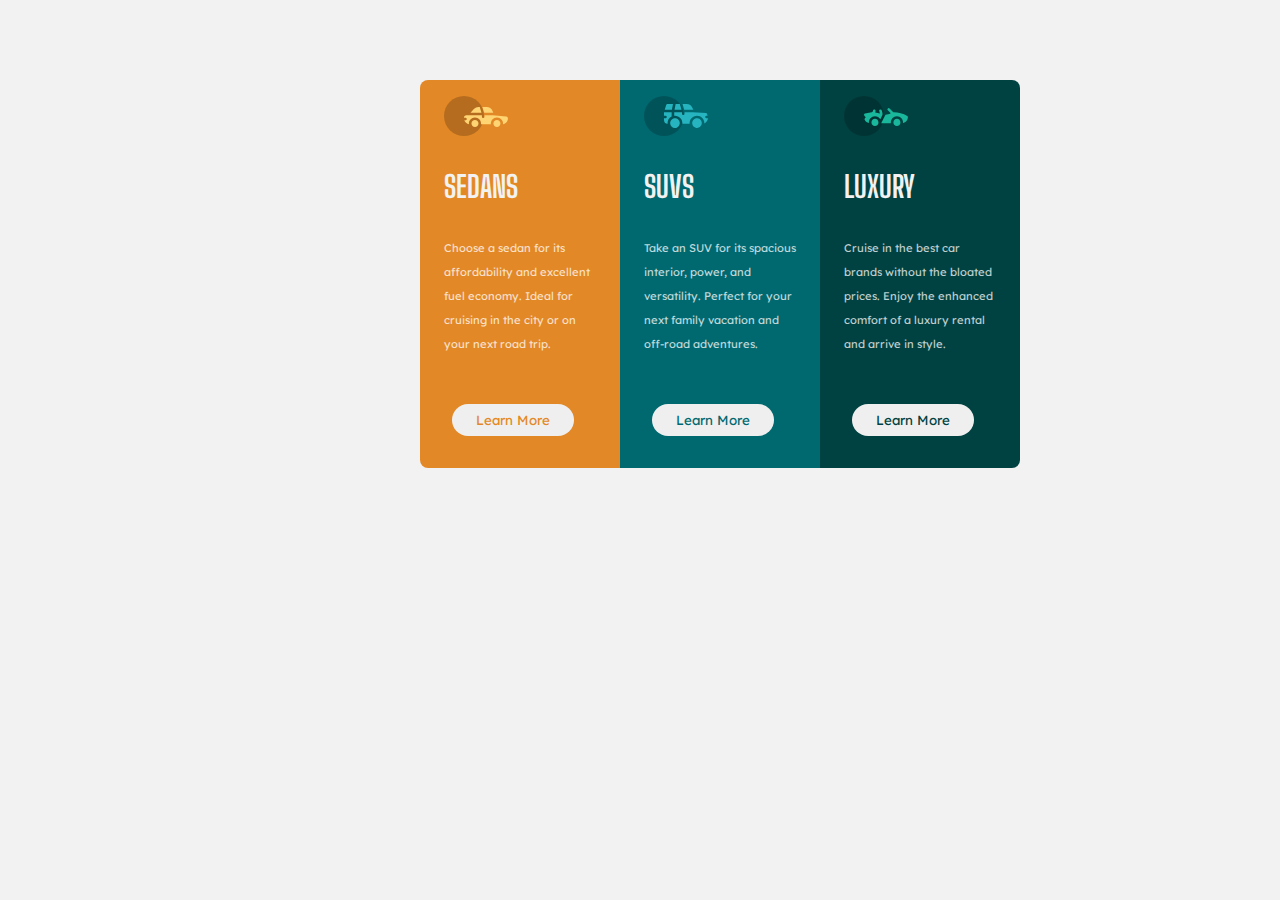
<file: 3-column-preview-card-component-main/index.html>
<html lang="en">
  <head>
    <meta charset="UTF-8">
    <meta
    name="viewport" content="width=device-width, initial-scale=1.0"> <!-- displays site properly based on user's device -->
    <link rel="icon" type="image/png" sizes="32x32" href="./images/favicon-32x32.png">
    <link rel="preconnect" href="https://fonts.gstatic.com">
    <link href="https://fonts.googleapis.com/css2?family=Big+Shoulders+Display:wght@700&family=Lexend+Deca&display=swap" rel="stylesheet">
    <link rel="stylesheet" href="styles.css">

    <title>Frontend Mentor | 3-column preview card component</title>
  </head>

  <body>
    <div class="container">

      <div class="card">
        <img src="./images/icon-sedans.svg" alt="icon-sedan">
        <h1>Sedans</h1>
        <p>Choose a sedan for its affordability and excellent fuel economy. Ideal for cruising in the city or on your next road
          trip.
        </p>
        <button>Learn More</button>
      </div>

      <div class="card">
        <img src="./images/icon-suvs.svg" alt="icon-suvs">
        <h1>SUVs</h1>
        <p>
          Take an SUV for its spacious interior, power, and versatility. Perfect for your next family vacation and off-road
          adventures.</p>
          <button>Learn More</button>
      </div>

      <div class="card">
        <img src="./images/icon-luxury.svg" alt="icon-luxury">
        <h1>Luxury</h1>
        <p>
          Cruise in the best car brands without the bloated prices. Enjoy the enhanced comfort of a luxury rental and arrive in
          style.
        </p>
        <button>Learn More</button>
      </div>

    </div>
  </body>
</html>
</file>
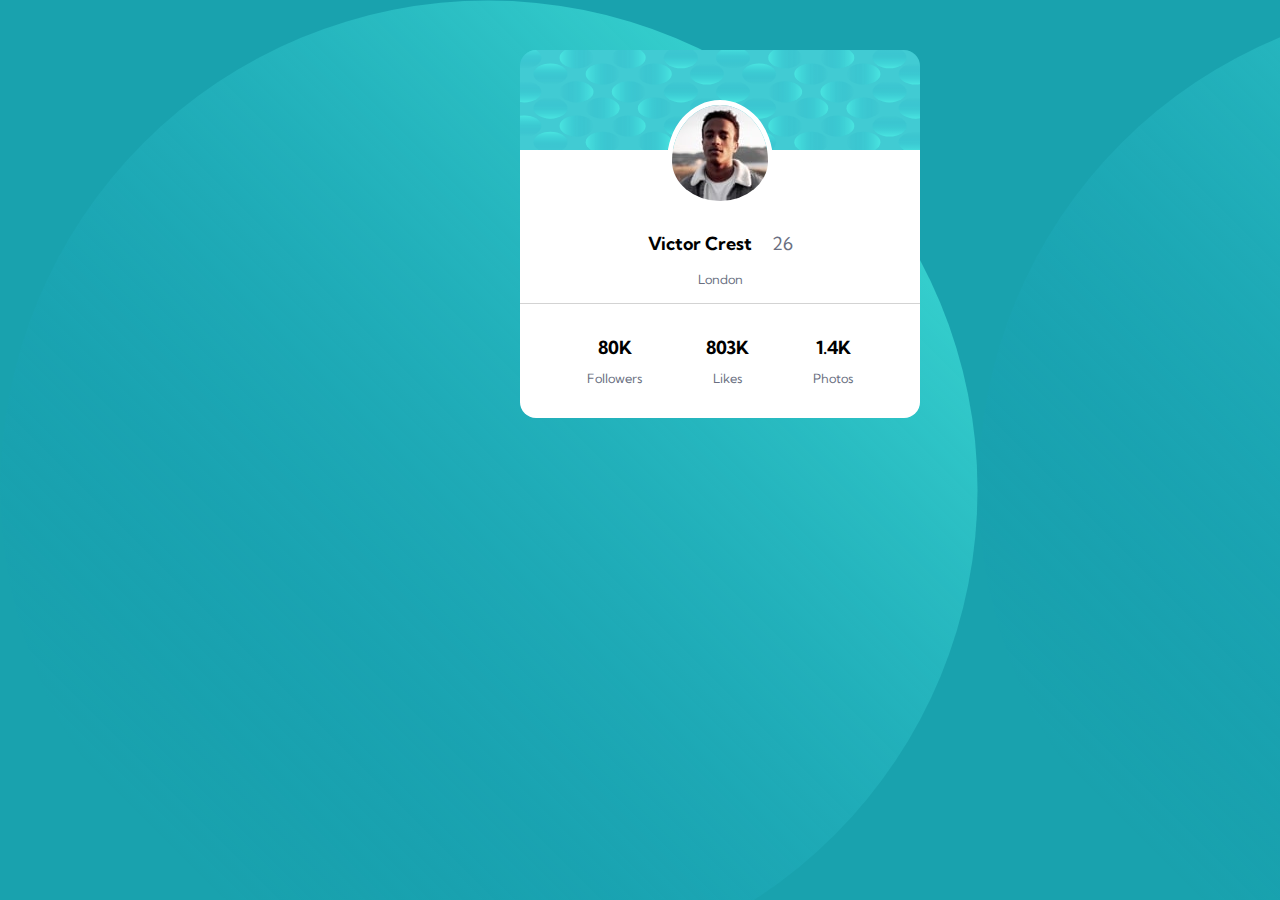
<file: profile-card-component-main/index.html>
<html lang="en">
<head>
  <meta charset="UTF-8">
  <meta name="viewport" content="width=device-width, initial-scale=1.0"> <!-- displays site properly based on user's device -->

  <link rel="icon" type="image/png" sizes="32x32" href="./images/favicon-32x32.png">
  <link rel="preconnect" href="https://fonts.gstatic.com">
  <link href="https://fonts.googleapis.com/css2?family=Kumbh+Sans:wght@400;700&display=swap" rel="stylesheet">
  <link rel="stylesheet" href="styles.css">
  <title>Frontend Mentor | Profile card component</title>

</head>
<body>

  <div class="container">

    <div class="cover">
      <img src="./images/bg-pattern-card.svg" alt="cover-card"> 
    </div>

    <div class="info">
      <div class="photo">
        <img src="./images/image-victor.jpg" alt="">
      </div>

    <div class="data">
      <span class="name"> Victor Crest</span>
      <span class="age"> 26 </span>
      <p class="city"> London </p>
    </div>
      
    </div>

    <div class="stats">
      <p> <strong>80K</strong>  <span>Followers</span> </p>
      <p> <strong>803K</strong> <span>Likes</span> </p>
      <p> <strong>1.4K</strong> <span>Photos</span> </p>

    </div>
  </div>

  

</body>
</html>
</file>
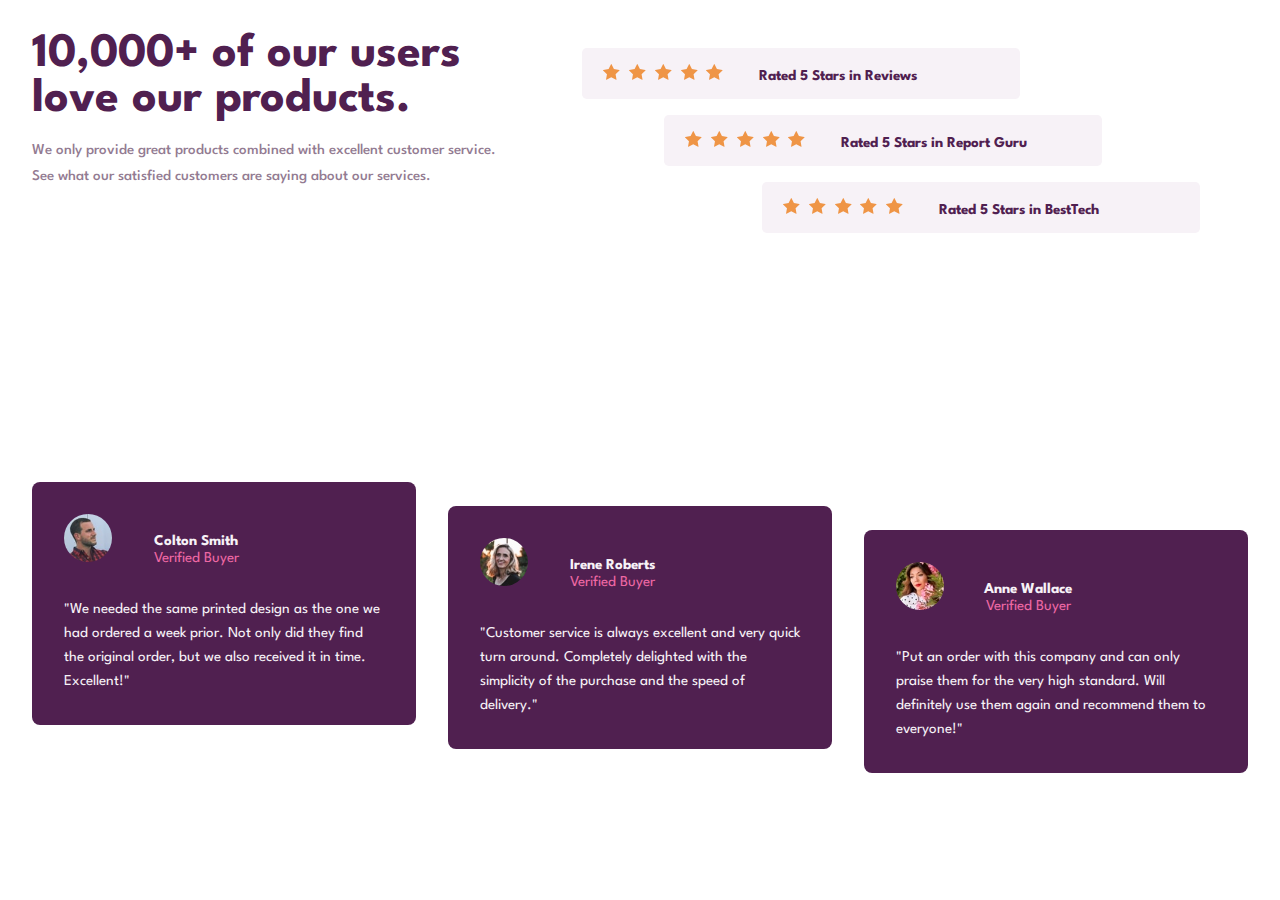
<file: social-proof-section-master/index.html>
<!DOCTYPE html>
<html lang="en">
  <head>
    <meta charset="UTF-8"/>
    <meta name="viewport" content="width=device-width, initial-scale=1.0"/>
    <link rel="stylesheet" href="./styles.css">
    <link rel="preconnect" href="https://fonts.gstatic.com">
    <link href="https://fonts.googleapis.com/css2?family=Spartan:wght@400;500;700&display=swap" rel="stylesheet">
    <link rel="icon" type="image/png" sizes="32x32" href="./images/favicon-32x32.png"/>
    <title>Frontend Mentor | Social proof section</title>
  </head>
  <body>
   
   <section class="main-info">

    <h1>10,000+ of our users love our products.</h1>

    <p>
      We only provide great products combined with excellent customer service. See what our satisfied customers are saying
      about our services.</p>
   </section>

    <div class="reviews">

        <div class="review">  
         <img src="./images/icon-star.svg" alt="icon-star">
         <img src="./images/icon-star.svg" alt="icon-star">
         <img src="./images/icon-star.svg" alt="icon-star">
         <img src="./images/icon-star.svg" alt="icon-star">
         <img src="./images/icon-star.svg" alt="icon-star">
         <h4>Rated 5 Stars in Reviews</h4>
        </div>
        <div class="review"> 
         <img src="./images/icon-star.svg" alt="icon-star">
         <img src="./images/icon-star.svg" alt="icon-star">
         <img src="./images/icon-star.svg" alt="icon-star">
         <img src="./images/icon-star.svg" alt="icon-star">
         <img src="./images/icon-star.svg" alt="icon-star">
          <h4>Rated 5 Stars in Report Guru</h4>
        </div>
        <div class="review"> 
         <img src="./images/icon-star.svg" alt="icon-star">
         <img src="./images/icon-star.svg" alt="icon-star">
         <img src="./images/icon-star.svg" alt="icon-star">
         <img src="./images/icon-star.svg" alt="icon-star">
         <img src="./images/icon-star.svg" alt="icon-star">
          <h4>Rated 5 Stars in BestTech</h4>
        </div>
    </div>
   
    <div class="cards">
     
      <div class="card">
        <img src="./images/image-colton.jpg" alt="colton-image">
        <div class="identifier">
          <p class="name_person">Colton Smith</p>
          <p class="verificated">Verified Buyer</p>
        </div>
        <p class="comment">"We needed the same printed design as the one we had ordered a week prior. Not only did they find the original order,
          but we also received it in time. Excellent!"</p>
      </div>

      <div class="card">
        <img src="./images/image-irene.jpg" alt="irene-image">
        <div class="identifier">
          <p class="name_person">Irene Roberts
          </p>
          <p class="verificated">Verified Buyer</p>
        </div>
        <p class="comment">"Customer service is always excellent and very quick turn around. Completely delighted with the simplicity of the
          purchase and the speed of delivery."</p>
      </div>

      <div class="card">
        <img src="./images/image-anne.jpg" alt="anne-image">
        <div class="identifier">
          <p class="name_person">Anne Wallace</p>
          <p class="verificated">Verified Buyer</p>
        </div>
        <p class="comment">"Put an order with this company and can only praise them for the very high standard. Will definitely use them again
          and recommend them to everyone!"</p>

      </div>
    </div>
  </body>
</html></div></body></html>
</file>
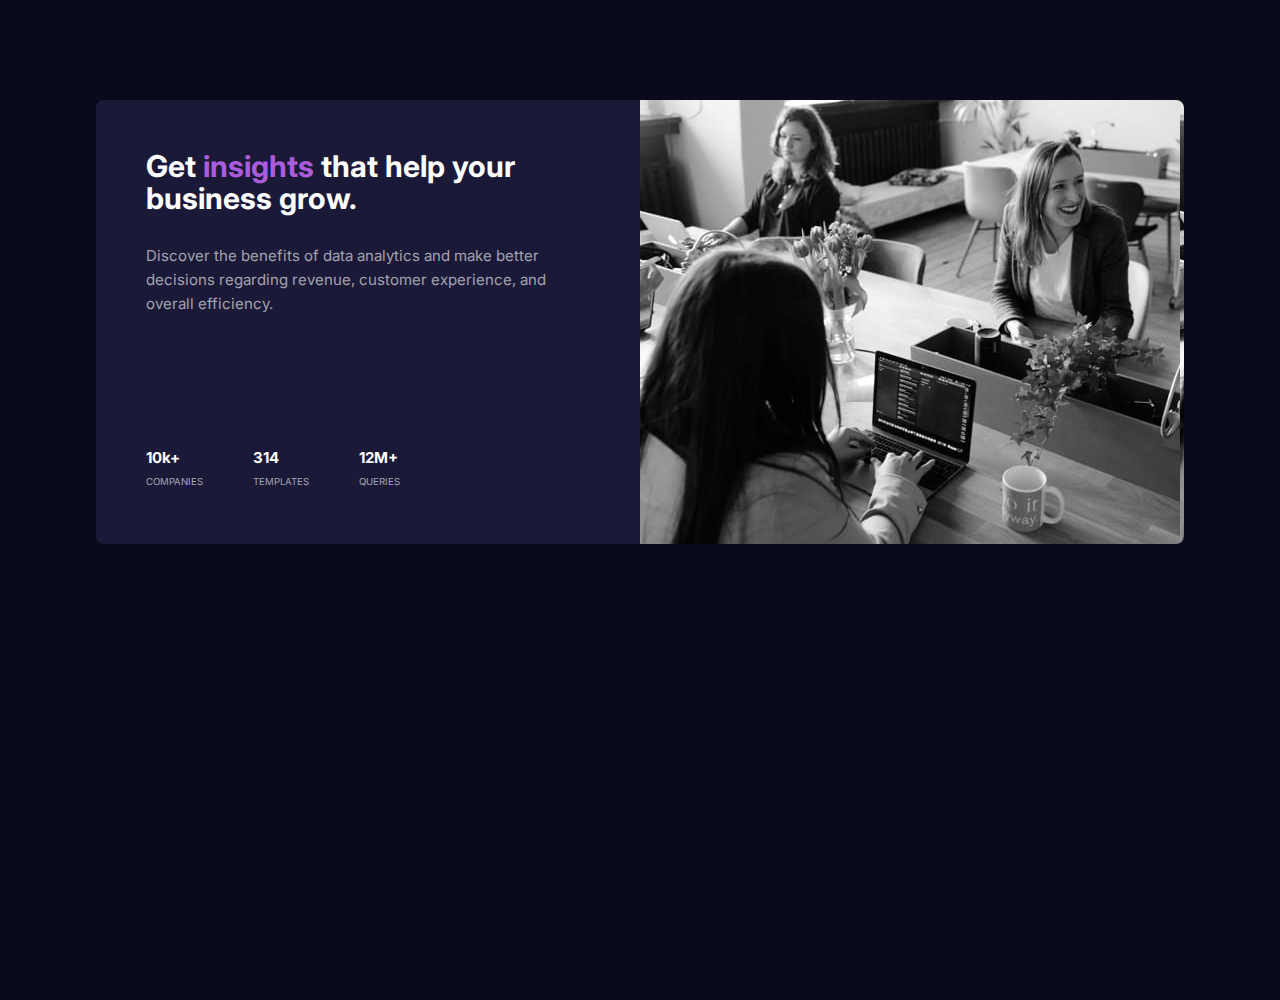
<file: stats-preview-card-component-main/index.html>
<html>
<head>
  <meta charset="UTF-8">
  <meta name="viewport" content="width=device-width, initial-scale=1.0"> <!-- displays site properly based on user's device -->
  <link rel="stylesheet" href="./styles.css">
  <link rel="icon" type="image/png" sizes="32x32" href="./images/favicon-32x32.png">
  <link rel="preconnect" href="https://fonts.gstatic.com">
  <link href="https://fonts.googleapis.com/css2?family=Inter:wght@400;700&display=swap" rel="stylesheet">
  <link rel="preconnect" href="https://fonts.gstatic.com">
  <link href="https://fonts.googleapis.com/css2?family=Lexend+Deca&display=swap" rel="stylesheet">
  <title>Frontend Mentor | Stats preview card component</title>
 
</head>
<body>

  <div class="content">
    
    <div class="info">
      <h1> Get <span class="spotlight">insights</span> that help your business grow.</h1>
      <p> Discover the benefits of data analytics and make better decisions regarding revenue, customer experience, and overall efficiency. </p>

      <div class="stats">
        <div class="stats-block">
           <p><strong class="whitecolor">10k+</strong> <span class="uppercase"> companies </span> </p>
        </div>
        <div class="stats-block">
            <p> <strong class="whitecolor">314</strong> <span class="uppercase"> templates</span>  </p>
        </div>
        <div class="stats-block">
            <p> <strong class="whitecolor">12M+</strong> <span class="uppercase"> queries </span> </p>
        </div>
        
      </div>
    </div>

    <div class="image overlay">
      
    </div>
  </div>
  
</body>
</html>
</file>
<file: 3-column-preview-card-component-main/styles.css>
* {
    margin: 0;
    padding: 0;
    box-sizing: border-box;
}

:root {
    --bright-orange: hsl(31, 77%, 52%);
    --dark-cyan: hsl(184, 100%, 22%);
    --very-dark-cyan: hsl(179, 100%, 13%);
    --transparent-white: hsla(0, 0%, 100%, 0.75);
    --very-light-gray: hsl(0, 0%, 95%);
}

body {
    width: 1440px;
    font-size: 93.75%;
    font-family: 'Lexend Deca', 'Big Shoulders Display', sans-serif;
    background-color: var(--very-light-gray);
}

.container {
    display: flex;
    align-items: center;
    justify-content: center;
    width: 600px;
    margin: 5rem auto;
}

.card {
    width: 100%;
    height: 100%;
}

.card img {
    padding: 1rem 1.5rem;

}

.card h1 {
    font-family: 'Big Shoulders Display';
    color: var(--very-light-gray);
    padding: 1rem 1.5rem;
    text-transform: uppercase;
}

.card p {
    color: var(--transparent-white);
    padding: 1rem 1.5rem;
    font-size: 0.7rem;
    line-height: 1.5rem;
}

.card button {
    font-family: 'Lexend Deca';
    display: block;
    border-radius: 1.5rem;
    margin: 2rem;
    padding: 0.5rem 1.5rem;
    border: none;
}

.card:nth-child(1) {
    background-color: var(--bright-orange);
    border-radius: 0.5rem 0 0 0.5rem;
}

.card:nth-child(1) button{
    color: var(--bright-orange);
}

.card:nth-child(2) {
    background-color: var(--dark-cyan);
}

.card:nth-child(2) button{
    color: var(--dark-cyan);
}

.card:nth-child(3) {
    background-color: var(--very-dark-cyan);
    border-radius: 0 0.5rem 0.5rem 0;
}

.card:nth-child(3) button{
    color: var(--very-dark-cyan);
}


@media (max-width:375px) {
    .container {
        flex-direction: column;
        width: 200px;
    }

    .card:nth-child(1) {
        border-radius: 0.5rem 0.5rem 0 0;
    }

    .card:nth-child(3) {
        border-radius: 0 0 0.5rem 0.5rem;
    }
}
</file>
<file: profile-card-component-main/styles.css>
* {
    margin: 0;
    padding: 0;
    box-sizing: border-box;
}

:root {
    --dark-cyan: hsl(185, 75%, 39%);
    --very-dark-desaturated-blue: hsl(229, 23%, 23%);
    --dark-grayish-blue: hsl(227, 10%, 46%);
    --dark-gray: hsl(0, 0%, 59%);
}

body {
    width: 1440px;
    font-size: 18px;
    font-family: 'Kumbh Sans',sans-serif;
    background-color: var(--dark-cyan);
    background-image: url('./images/bg-pattern-top.svg');
    
}

.container {
    width: 400px;
    margin: 50 auto;
    display: flex;
    flex-direction: column;
    justify-content: center;
}

.cover img {
    width: 100%;
    height: 100px;
    border-radius: 1rem 1rem 0 0;
}

.photo img {
    display: block;
    margin: -50 auto 10;
    border: 5px solid white;
    border-radius: 50%;
    padding-bottom: 1rem;
}

.data {
    text-align: center;
    font-family: 'Kumbh Sans';
}

.data .name {
    font-weight: 700;
    margin-right: 1rem;
}

.data .age {
    color: var(--dark-grayish-blue);
    font-weight: 400;
}

.data .city {
    margin: 1rem 0;
    color: var(--dark-grayish-blue);
    font-size: 0.8rem;
}

.info,
.stats {
    background-color: white;
}

.stats {
    display: flex;
    justify-content: center;
    border-top: 1px solid lightgrey;
    border-radius: 0 0 1rem 1rem;
}

.stats p {
    margin: 2rem;
    text-align: center;
}

.stats span {
    font-family: 'Kumbh Sans';
    display: block;
    color: var(--dark-grayish-blue);
    text-align: center;
    margin-top: 0.7rem;
    font-size: 0.8rem;
}
</file>
<file: social-proof-section-master/styles.css>
* {
    margin: 0;
    padding: 0;
    box-sizing: border-box;
}

:root {
    --very-dark-magenta: hsl(300, 43%, 22%);
    --soft-pink: hsl(333, 80%, 67%);
    --dark-grayish-magenta: hsl(303, 10%, 53%);
    --light-grayish-magenta: hsl(300, 24%, 96%);
}

body {
    font-size: 15px;
    font-family: Spartan;
    margin: 2rem;
}

.main-info {
    background-color: white;
    float:left;
    width: 40%;
    height: 50vh;
}

.main-info h1 {
    color: var(--very-dark-magenta);
    font-size: 3rem;
    margin-bottom: 1rem;
    font-weight: 700;
}

.main-info p {
    color: var(--dark-grayish-magenta);
    font-weight: 500;
    line-height: 1.6rem;
}

.reviews {
    display: flex;
    align-items: center;
    flex-direction: column;
    background-color: white;
    float:right;
    width: 60%;
    height: 50vh;
}

.reviews img {
    margin-left: 0.3rem;
}

.review {
    width: 60%;
    display: block;
    background-color: var(--light-grayish-magenta);
    border-radius: 0.3rem;
    padding: 1rem;
    margin: 0.5rem;
}

.review:nth-child(1){
    align-self: flex-start;
    margin-top: 1rem;
    margin-left: 4rem;
}


.review:nth-child(2){
    align-self: center;
}

.review:nth-child(3){
    align-self: flex-end;
    margin-right: 3rem;
}

.review h4 {
    margin-left: 2rem;
    display: inline-block;
    color: var(--very-dark-magenta);
    font-weight: 700;
}

.cards {
    background-color: white;
    width: 100%;
    display: flex;
    justify-content: space-between;

}

.card {
    height: 100%;
    border-radius: 0.5rem;
    width: 30vw;
    padding: 2rem;
    background-color: var(--very-dark-magenta);
}

.card img {
    border-radius: 50%;
    max-width: 3rem;
}

.card:nth-child(2) {
    margin-top: 1.5rem;
}

.card:nth-child(3) {
    margin-top: 3rem;
}

.card .identifier {
    position: relative;

    display: inline-block;
    width: 50%;
}

.card .identifier p {
    text-align: center;
}

.name_person {
    font-weight: 700;
    color: var(--light-grayish-magenta);
    margin-bottom: 0.2rem;
}

.verificated {
    font-weight: 400;
    color: var(--soft-pink);
}

.comment {
    margin-top: 2rem;
    color: var(--light-grayish-magenta);
    line-height: 1.6;
}
</file>
<file: stats-preview-card-component-main/styles.css>
* {
    margin: 0;
    padding: 0;
    box-sizing: border-box;
}

:root {
    --background-color: hsl(233, 47%, 7%);
    --card-background: hsl(244, 38%, 16%);
    --violet: hsl(277, 64%, 61%);
    --white: hsl(0, 0%, 100%);  /* (main heading, stats) */
    --white-transparent: hsla(0, 0%, 100%, 0.6);
}

body {
    background-color: var(--background-color);
    font-size: 15px;
    font-family: 'Inter', 'Lexend Deca', sans-serif;
    height: 100%;
    width: 100%;
}

.content {
    display: grid;
    grid-template-columns: 1fr 1fr;
    width: 85vw;
    margin: 100px auto;
}

h1{
    color: var(--white);
    line-height: 2rem
}

.spotlight {
    color: var(--violet);
}

p {
    color: var(--white-transparent);
    margin-top: 30px;
}

.stats {
    display: flex;
    flex-direction: row;
    gap: 50px;
    margin-top: 100px;
}


.info {
    background-color: var(--card-background);
    padding: 50px;
    line-height: 1.5rem;
    width: 100%;
    height: 100%;
    border-radius: 0.5rem 0 0 0.5rem;
}

.whitecolor {
    color: var(--white);
    display: block;
}

.uppercase {
    text-transform: uppercase;
    font-size: 0.6rem;
}

.image{
    background-image: url('./images/image-header-desktop.jpg');
    border-radius: 0 0.5rem 0.5rem 0;
}
</file>
